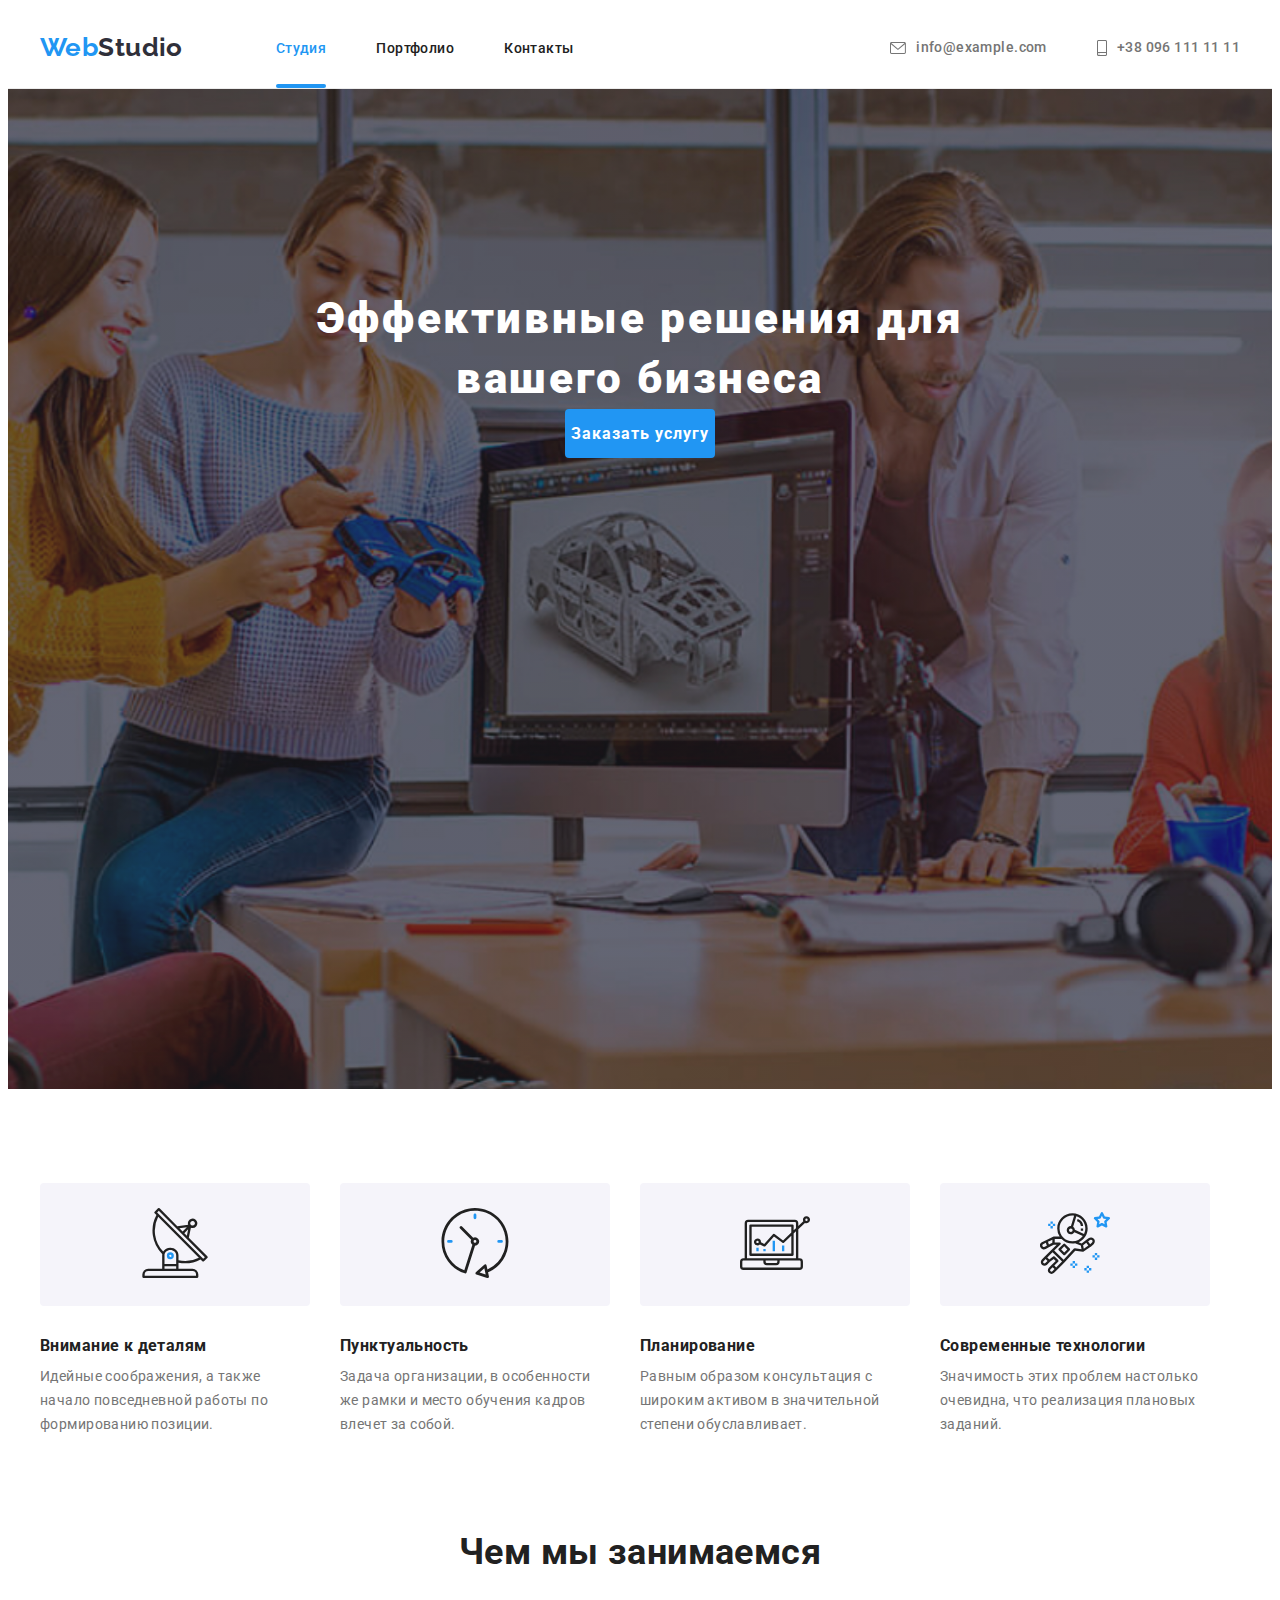
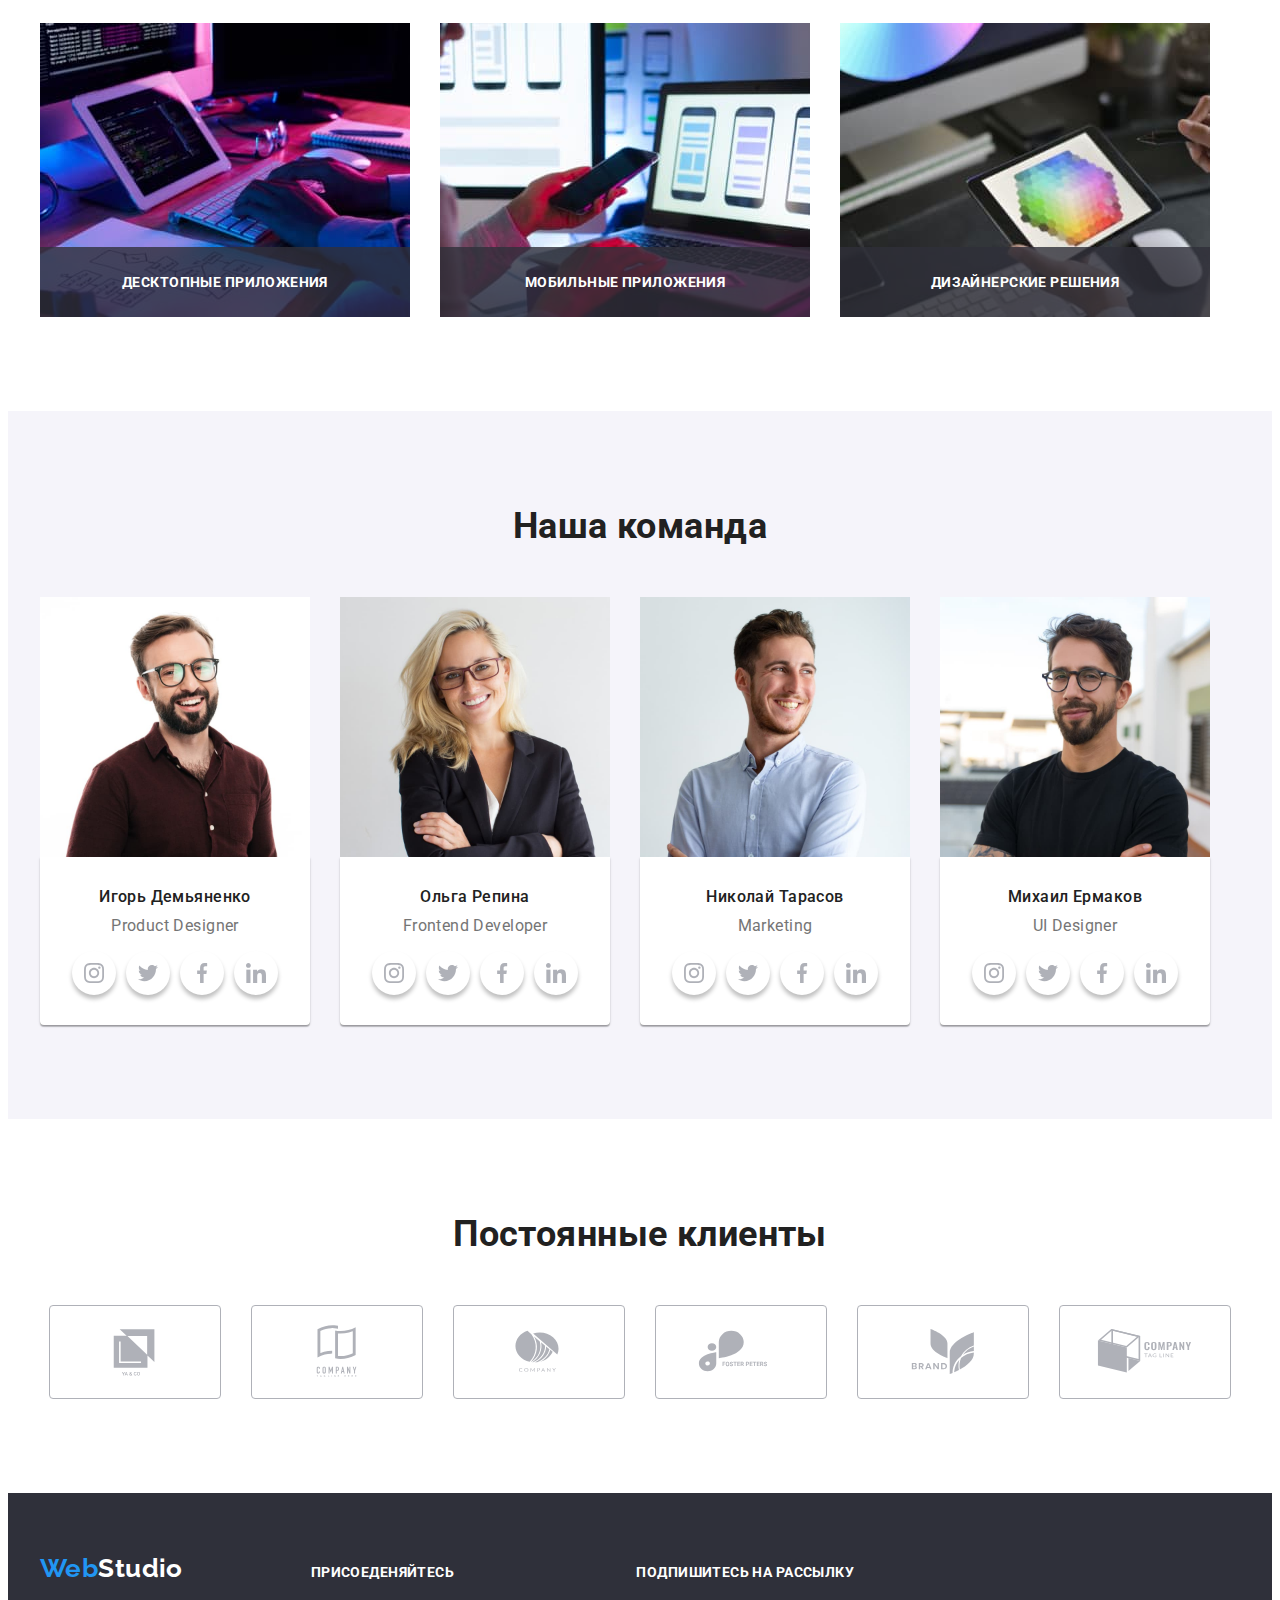
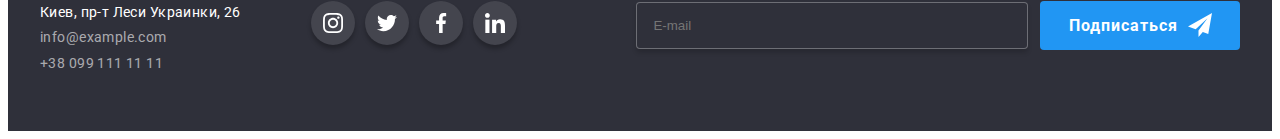
<file: index.html>
<!DOCTYPE html>
<html lang="en">
  <head>
    <meta charset="UTF-8" />
    <meta http-equiv="X-UA-Compatible" content="IE=edge" />
    <meta name="viewport" content="width=device-width, initial-scale=1.0" />
    <title>Главная</title>
    <link rel="preconnect" href="https://fonts.googleapis.com" />
    <link rel="preconnect" href="https://fonts.gstatic.com" crossorigin />
    <link
      href="https://fonts.googleapis.com/css2?family=Raleway:wght@700&family=Roboto:wght@400;500;700;900&display=swap"
      rel="stylesheet"
    />
    <link
      rel="stylesheet"
      href="https://cdnjs.cloudflare.com/ajax/libs/modern-normalize/1.1.0/modern-normalize.min.css"
      integrity="sha512-wpPYUAdjBVSE4KJnH1VR1HeZfpl1ub8YT/NKx4PuQ5NmX2tKuGu6U/JRp5y+Y8XG2tV+wKQpNHVUX03MfMFn9Q=="
      crossorigin="anonymous"
      referrerpolicy="no-referrer"
    />
    <link rel="stylesheet" href="./css/main.min.css" />
  </head>
  <body>
    <!-- header -->
    <header class="header">
      <div class="container header-container">
        <nav class="navigation-container">
          <a href="./index.html" class="logo"> Web<span class="accent">Studio</span> </a>

          <!-- navigation-list -->

          <ul class="list navigation-list">
            <li class="navigation-list__item">
              <a
                class="link navigation-list__link navigation-list__link--current"
                href="./index.html"
                >Студия</a
              >
            </li>
            <li class="navigation-list__item">
              <a class="link navigation-list__link" href="./portfolio.html">Портфолио</a>
            </li>
            <li class="navigation-list__item">
              <a class="link navigation-list__link" href="./index.html">Контакты</a>
            </li>
          </ul>
        </nav>

        <!-- Contact-list -->

        <ul class="list contact-list">
          <li class="contact-list__item">
            <a class="link contact-list__link" href="mailto:info@example.com">
              <svg class="contact-list__icon" width="16" height="12">
                <use href="./images/icons/sprites.svg#envelope"></use>
              </svg>
              info@example.com</a
            >
          </li>
          <li class="contact-list__item">
            <a class="link contact-list__link" href="tel:+380991111111">
              <svg class="contact-list__icon" width="10" height="16">
                <use href="./images/icons/sprites.svg#smartphone"></use>
              </svg>
              +38 096 111 11 11</a
            >
          </li>
        </ul>
      </div>
    </header>
    <main>
      <!-- hero-section -->

      <section class="hero-section">
        <div class="container">
          <h1 class="hero-title">Эффективные решения для вашего бизнеса</h1>
          <button type="button" class="link hero-button" data-modal-open>Заказать услугу</button>
          <div class="backdrop is-hidden" data-modal>
            <div class="modal-wrapper">
              <button class="modal-btn" type="button" data-modal-close>
                <svg class="cross-wrap" width="11" height="11">
                  <use href="./images/icons/sprites.svg#cross-wrap"></use>
                </svg>
              </button>

              <strong class="form-title">Оставьте свои данные, мы вам перезвоним</strong>

              <form class="modal-form" action="">
                <!-- Entry data -->

                <label class="form-modal-group">
                  <span class="form-modal-label">Имя</span>
                  <input
                    class="form-modal-input"
                    type="text"
                    name="user-name"
                    minlength="3"
                    placeholder=" "
                  />
                  <svg class="form-modal-icon" width="18" height="18">
                    <use href="./images/icons/sprites.svg#person-test"></use>
                  </svg>
                  <span class="warning">
                    Имя должно состоять минимум из 3 символов
                    <svg class="warning-icon" width="18" height="18">
                      <use href="./images/icons/sprites.svg#warning"></use>
                    </svg>
                  </span>
                  <span class="error">
                    Вы ввели неверные данные
                    <svg class="error-icon" width="18" height="18">
                      <use href="./images/icons/sprites.svg#icon-error"></use>
                    </svg>
                  </span>
                </label>

                <label class="form-modal-group">
                  <span class="form-modal-label">Телефон</span>
                  <input class="form-modal-input" type="phone" name="user-phone" placeholder=" " />
                  <svg class="form-modal-icon" width="18" height="18">
                    <use href="./images/icons/sprites.svg#phone-black"></use>
                  </svg>
                  <span class="warning">
                    Телефон должен быть в формате +38
                    <svg class="warning-icon" width="20" height="20">
                      <use href="./images/icons/sprites.svg#warning"></use>
                    </svg>
                  </span>
                  <span class="error">
                    Вы ввели неверные данные
                    <svg class="error-icon" width="18" height="18">
                      <use href="./images/icons/sprites.svg#icon-error"></use>
                    </svg>
                  </span>
                </label>

                <label class="form-modal-group">
                  <span class="form-modal-label">Почта</span>
                  <input class="form-modal-input" type="mail" name="user-mail" placeholder=" " />
                  <svg class="form-modal-icon" width="18" height="18">
                    <use href="./images/icons/sprites.svg#email-black"></use>
                  </svg>
                  <span class="warning">
                    Почта должна содержать символ @
                    <svg class="warning-icon" width="18" height="18">
                      <use href="./images/icons/sprites.svg#warning"></use>
                    </svg>
                  </span>
                  <span class="error">
                    <svg class="error-icon" width="18" height="18">
                      <use href="./images/icons/sprites.svg#icon-error"></use>
                    </svg>
                  </span>
                </label>

                <!-- Textarea -->

                <label class="form-modal-group">
                  <span class="form-modal-label">Комментарии</span>
                  <textarea
                    class="form-modal-textarea"
                    name="feedback"
                    rows="5"
                    placeholder="Введите текст"
                  ></textarea>
                </label>

                <!-- Checkbox -->

                <label class="form-policy-group">
                  <input class="checkbox visually-hidden" type="checkbox" />
                  <span class="custom-checkbox">
                    <svg class="custom-checkbox-icon" width="15" height="16">
                      <use href="./images/icons/sprites.svg#icon-check"></use>
                    </svg>
                  </span>
                  <span class="form-policy-description">
                    Соглашаюсь с рассылкой и принимаю
                    <a class="modal-text-desc" href="#"> Условия договора</a>
                  </span>
                </label>

                <button class="link submit-button modal-button" type="submit">Отправить</button>
              </form>
            </div>
          </div>
        </div>
      </section>

      <!-- features-section -->

      <section class="section features-section">
        <div class="container">
          <h2 class="visually-hidden">Перечень качеств</h2>
          <ul class="list features-list">
            <li class="feature-list__item">
              <div class="feature-list__container">
                <svg class="feature-list__icon" width="70" height="70">
                  <use href="./images/icons/sprites.svg#antenna"></use>
                </svg>
              </div>
              <h3 class="feature-list__title">Внимание к деталям</h3>
              <p class="feature-list__text">
                Идейные соображения, a также начало повседневной работы по формированию позиции.
              </p>
            </li>
            <li class="feature-list__item">
              <div class="feature-list__container">
                <svg class="feature-list__icon" width="70" height="70">
                  <use href="./images/icons/sprites.svg#clock"></use>
                </svg>
              </div>
              <h3 class="feature-list__title">Пунктуальность</h3>
              <p class="feature-list__text">
                Задача организации, в особенности же рамки и место обучения кадров влечет за собой.
              </p>
            </li>
            <li class="feature-list__item">
              <div class="feature-list__container">
                <svg class="feature-list__icon" width="70" height="70">
                  <use href="./images/icons/sprites.svg#diagram"></use>
                </svg>
              </div>
              <h3 class="feature-list__title">Планирование</h3>
              <p class="feature-list__text">
                Равным образом консультация c широким активом в значительной степени обуславливает.
              </p>
            </li>
            <li class="feature-list__item">
              <div class="feature-list__container">
                <svg class="feature-list__icon" width="70" height="70">
                  <use href="./images/icons/sprites.svg#astronaut"></use>
                </svg>
              </div>
              <h3 class="feature-list__title">Современные технологии</h3>
              <p class="feature-list__text">
                Значимость этих проблем настолько очевидна, что реализация плановых заданий.
              </p>
            </li>
          </ul>
        </div>
      </section>

      <!-- services -->

      <section class="section service-section">
        <div class="container service-container">
          <h2 class="service-section__title">Чем мы занимаемся</h2>
          <ul class="list service-list">
            <li class="service-list__item">
              <img
                src="./images/images_studio/img.jpg"
                class="service-icon"
                alt="img_work_on_tablet"
                width="370"
              />
              <p class="service-list__text">десктопные приложения</p>
            </li>
            <li class="service-list__item">
              <img
                src="./images/images_studio/img-2.jpg"
                class="service-icon"
                alt="img_work_on_lap"
                width="370"
              />
              <p class="service-list__text">мобильные приложения</p>
            </li>
            <li class="service-list__item">
              <img
                src="./images/images_studio/img-3.jpg"
                class="service-icon"
                alt="img_work_on_phone"
                width="370"
              />
              <p class="service-list__text">дизайнерские решения</p>
            </li>
          </ul>
        </div>
      </section>

      <!-- team-section -->

      <section class="section team-section">
        <div class="container team-container">
          <h2 class="team-section__title">Наша команда</h2>
          <ul class="list team-list">
            <li class="team-list__item">
              <img src="./images/images_studio/img_p.jpg" alt="photo1" width="270" />
              <div class="teambottom-container">
                <h3 class="teambottom__title">Игорь Демьяненко</h3>
                <p class="teambottom__text">Product Designer</p>
                <ul class="list teambottom-list">
                  <li class="teambottom-list__item">
                    <a class="link teambottom-list__link" href="">
                      <svg class="teambottom-list__icon" width="20" height="20">
                        <use href="./images/icons/sprites.svg#instagram"></use>
                      </svg>
                    </a>
                  </li>
                  <li class="teambottom-list__item">
                    <a class="link teambottom-list__link" href="">
                      <svg class="teambottom-list__icon" width="20" height="20">
                        <use href="./images/icons/sprites.svg#twitter"></use>
                      </svg>
                    </a>
                  </li>
                  <li class="teambottom-list__item">
                    <a class="link teambottom-list__link" href="">
                      <svg class="teambottom-list__icon" width="20" height="20">
                        <use href="./images/icons/sprites.svg#facebook"></use>
                      </svg>
                    </a>
                  </li>
                  <li class="teambottom-list__item">
                    <a class="link teambottom-list__link" href="">
                      <svg class="teambottom-list__icon" width="20" height="20">
                        <use href="./images/icons/sprites.svg#linkedin"></use>
                      </svg>
                    </a>
                  </li>
                </ul>
              </div>
            </li>

            <li class="team-list__item">
              <img src="./images/images_studio/img-2p.jpg" alt="photo2" width="270" />
              <div class="teambottom-container">
                <h3 class="teambottom__title">Ольга Репина</h3>
                <p class="teambottom__text">Frontend Developer</p>
                <ul class="list teambottom-list">
                  <li class="teambottom-list__item">
                    <a class="link teambottom-list__link" href="">
                      <svg class="teambottom-list__icon" width="20" height="20">
                        <use href="./images/icons/sprites.svg#instagram"></use>
                      </svg>
                    </a>
                  </li>
                  <li class="teambottom-list__item">
                    <a class="link teambottom-list__link" href="">
                      <svg class="teambottom-list__icon" width="20" height="20">
                        <use href="./images/icons/sprites.svg#twitter"></use>
                      </svg>
                    </a>
                  </li>
                  <li class="teambottom-list__item">
                    <a class="link teambottom-list__link" href="">
                      <svg class="teambottom-list__icon" width="20" height="20">
                        <use href="./images/icons/sprites.svg#facebook"></use>
                      </svg>
                    </a>
                  </li>
                  <li class="teambottom-list__item">
                    <a class="link teambottom-list__link" href="">
                      <svg class="teambottom-list__icon" width="20" height="20">
                        <use href="./images/icons/sprites.svg#linkedin"></use>
                      </svg>
                    </a>
                  </li>
                </ul>
              </div>
            </li>
            <li class="team-list__item">
              <img src="./images/images_studio/img-3p.jpg" alt="photo3" width="270" />
              <div class="teambottom-container">
                <h3 class="teambottom__title">Николай Тарасов</h3>
                <p class="teambottom__text">Marketing</p>
                <ul class="list teambottom-list">
                  <li class="teambottom-list__item">
                    <a class="link teambottom-list__link" href="">
                      <svg class="teambottom-list__icon" width="20" height="20">
                        <use href="./images/icons/sprites.svg#instagram"></use>
                      </svg>
                    </a>
                  </li>
                  <li class="teambottom-list__item">
                    <a class="link teambottom-list__link" href="">
                      <svg class="teambottom-list__icon" width="20" height="20">
                        <use href="./images/icons/sprites.svg#twitter"></use>
                      </svg>
                    </a>
                  </li>
                  <li class="teambottom-list__item">
                    <a class="link teambottom-list__link" href="">
                      <svg class="teambottom-list__icon" width="20" height="20">
                        <use href="./images/icons/sprites.svg#facebook"></use>
                      </svg>
                    </a>
                  </li>
                  <li class="teambottom-list__item">
                    <a class="link teambottom-list__link" href="">
                      <svg class="teambottom-list__icon" width="20" height="20">
                        <use href="./images/icons/sprites.svg#linkedin"></use>
                      </svg>
                    </a>
                  </li>
                </ul>
              </div>
            </li>
            <li class="team-list__item">
              <img src="./images/images_studio/img-4p.jpg" alt="photo4" width="270" />
              <div class="teambottom-container">
                <h3 class="teambottom__title">Михаил Ермаков</h3>
                <p class="teambottom__text">UI Designer</p>
                <ul class="list teambottom-list">
                  <li class="teambottom-list__item">
                    <a class="link teambottom-list__link" href="">
                      <svg class="teambottom-list__icon" width="20" height="20">
                        <use href="./images/icons/sprites.svg#instagram"></use>
                      </svg>
                    </a>
                  </li>
                  <li class="teambottom-list__item">
                    <a class="link teambottom-list__link" href="">
                      <svg class="teambottom-list__icon" width="20" height="20">
                        <use href="./images/icons/sprites.svg#twitter"></use>
                      </svg>
                    </a>
                  </li>
                  <li class="teambottom-list__item">
                    <a class="link teambottom-list__link" href="">
                      <svg class="teambottom-list__icon" width="20" height="20">
                        <use href="./images/icons/sprites.svg#facebook"></use>
                      </svg>
                    </a>
                  </li>
                  <li class="teambottom-list__item">
                    <a class="link teambottom-list__link" href="">
                      <svg class="teambottom-list__icon" width="20" height="20">
                        <use href="./images/icons/sprites.svg#linkedin"></use>
                      </svg>
                    </a>
                  </li>
                </ul>
              </div>
            </li>
          </ul>
        </div>
      </section>

      <!-- clients-section -->

      <section class="section clients-section">
        <div class="container clients-container">
          <h2 class="clients-section__title">Постоянные клиенты</h2>
          <ul class="list clients-list">
            <li class="clients-list__item">
              <a class="clients-list__link link" href="">
                <svg class="clients-list__icon" width="106" height="60">
                  <use href="./images/icons/sprites.svg#Logo"></use>
                </svg>
              </a>
            </li>
            <li class="clients-list__item">
              <a class="clients-list__link link" href="">
                <svg class="clients-list__icon" width="106" height="60">
                  <use href="./images/icons/sprites.svg#Logo2"></use>
                </svg>
              </a>
            </li>
            <li class="clients-list__item">
              <a class="clients-list__link link" href="">
                <svg class="clients-list__icon" width="106" height="60">
                  <use href="./images/icons/sprites.svg#Logo3"></use>
                </svg>
              </a>
            </li>
            <li class="xczxcz clients-list__item">
              <a class="clients-list__link link" href="">
                <svg class="clients-list__icon" width="106" height="60">
                  <use href="./images/icons/sprites.svg#Logo4"></use>
                </svg>
              </a>
            </li>
            <li class="casdda clients-list__item">
              <a class="clients-list__link link" href="">
                <svg class="clients-list__icon" width="106" height="60">
                  <use href="./images/icons/sprites.svg#Logo5"></use>
                </svg>
              </a>
            </li>
            <li class="clients-list__item">
              <a class="clients-list__link link" href="">
                <svg class="clients-list__icon" width="106" height="60">
                  <use href="./images/icons/sprites.svg#Logo6"></use>
                </svg>
              </a>
            </li>
          </ul>
        </div>
      </section>
    </main>

    <!-- footer -->

    <footer class="footer">
      <div class="container footer-container">
        <div class="adrfooter-div">
          <a href="./index.html" class="logo logo-footer">
            Web<span class="accent-footer">Studio</span>
          </a>
          <address class="adress">
            <ul class="adress-list list">
              <li class="adress-list__item">
                <a class="adress" href="https://goo.gl/maps/cMLX8effojRyaXJf7">
                  Киев, пр-т Леси Украинки, 26</a
                >
              </li>
              <li class="adress-list__item">
                <a class="link" href="mailto:info@example.com">info@example.com</a>
              </li>
              <li class="adress-list__item">
                <a class="link" href="tel:+380991111111">+38 099 111 11 11</a>
              </li>
            </ul>
          </address>
        </div>
        <div class="socnetfooter-div">
          <p class="socnetfooter__title">ПРИСОЕДЕНЯЙТЕСЬ</p>
          <ul class="socnetfooter-list list">
            <li class="socnetfooter-list__item">
              <a class="socnetfooter-list__link link" href="">
                <svg class="socnetfooter-list__icon" width="20" height="20">
                  <use href="./images/icons/sprites.svg#instagram"></use>
                </svg>
              </a>
            </li>
            <li class="socnetfooter-list__item">
              <a class="socnetfooter-list__link link" href="">
                <svg class="socnetfooter-list__icon" width="20" height="20">
                  <use href="./images/icons/sprites.svg#twitter"></use>
                </svg>
              </a>
            </li>
            <li class="socnetfooter-list__item">
              <a class="socnetfooter-list__link link" href="">
                <svg class="socnetfooter-list__icon" width="20" height="20">
                  <use href="./images/icons/sprites.svg#facebook"></use>
                </svg>
              </a>
            </li>
            <li class="socnetfooter-list__item">
              <a class="socnetfooter-list__link link" href="">
                <svg class="socnetfooter-list__icon" width="20" height="20">
                  <use href="./images/icons/sprites.svg#linkedin"></use>
                </svg>
              </a>
            </li>
          </ul>
        </div>
        <div class="formfooter-container">
          <p class="formfooter__title">подпишитесь на рассылку</p>
          <form class="formfooter" action="">
            <label class="formfooter__label">
              <input class="formfooter__input" type="mail" name="user-mail" placeholder="E-mail" />
            </label>
            <button class="link submit-button footer-button" type="submit">
              <span class="footer-button__text">Подписаться</span>
              <svg class="footer-button__icon" width="24" height="24">
                <use href="./images/icons/sprites.svg#icon-send"></use>
              </svg>
            </button>
          </form>
        </div>
      </div>
    </footer>
    <script src="./js/modal.js"></script>
    <script src="./js/modal2.js"></script>
  </body>
</html>
</file>
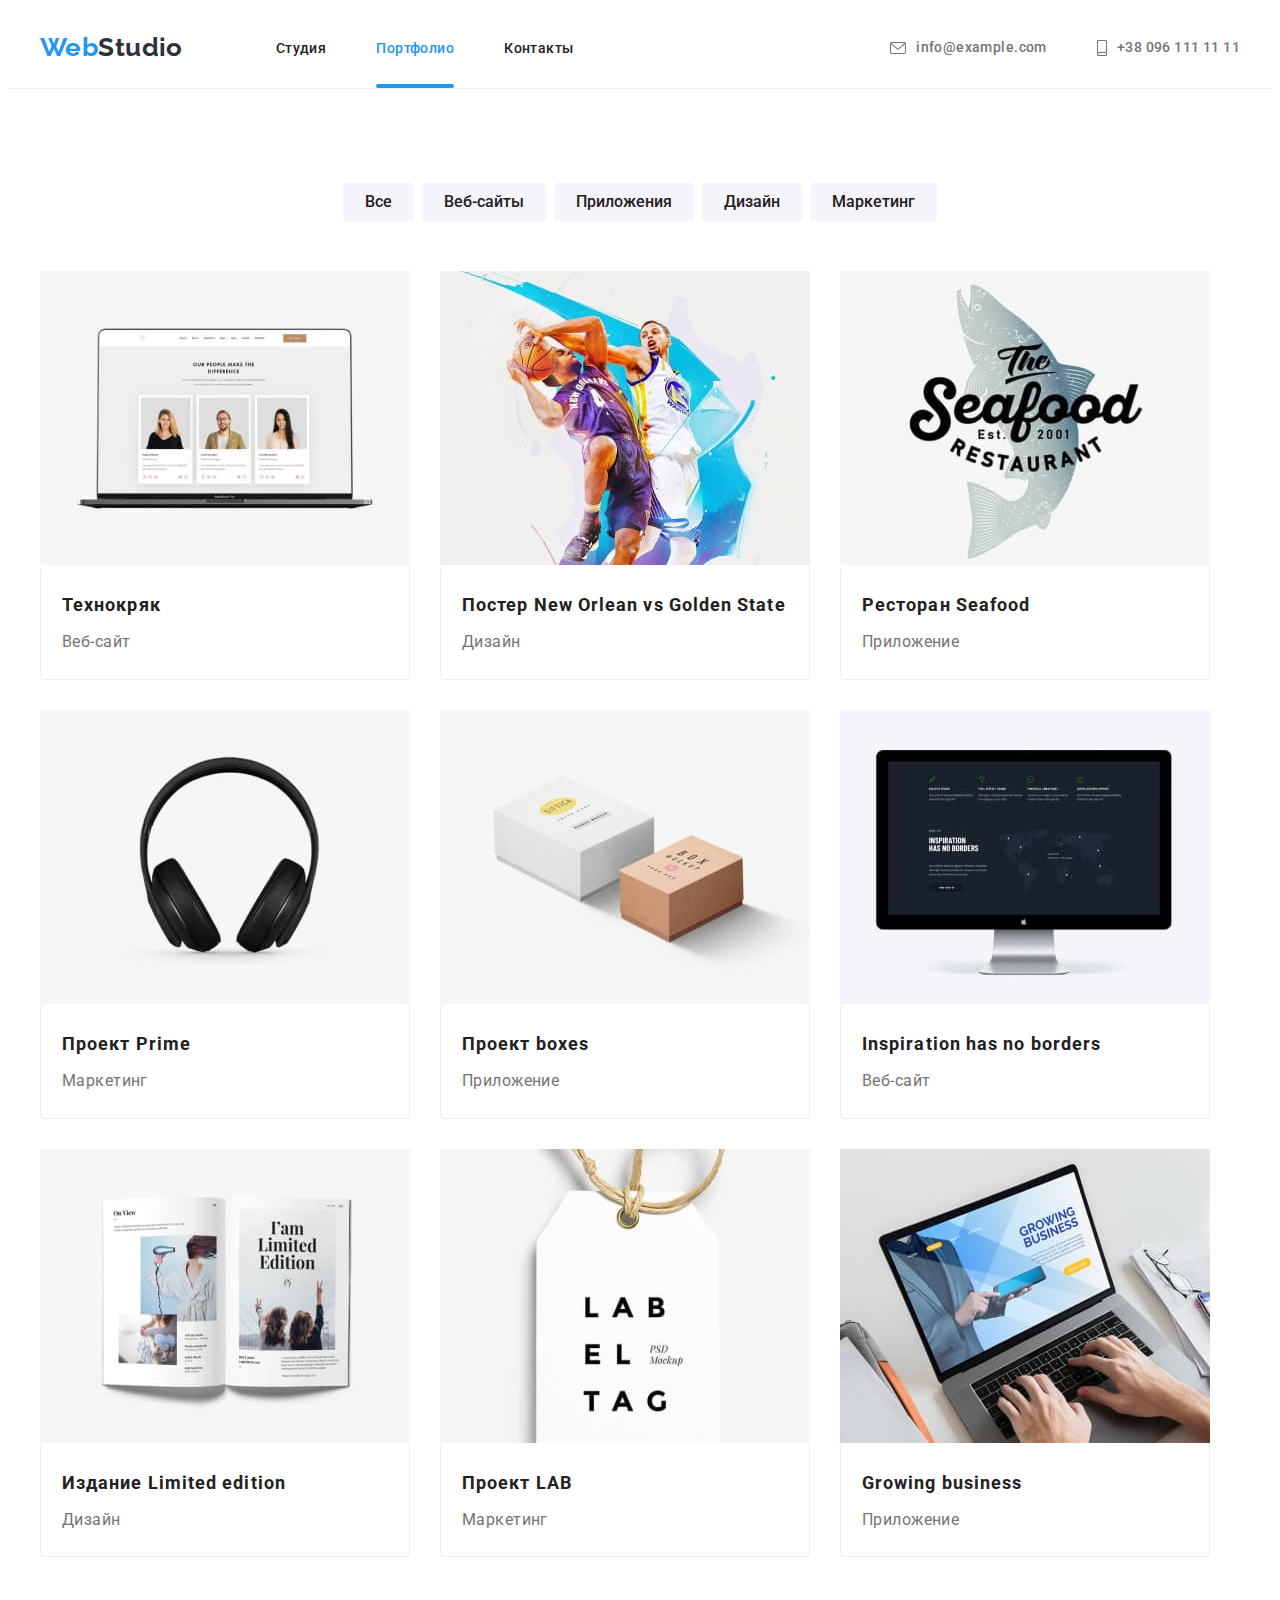
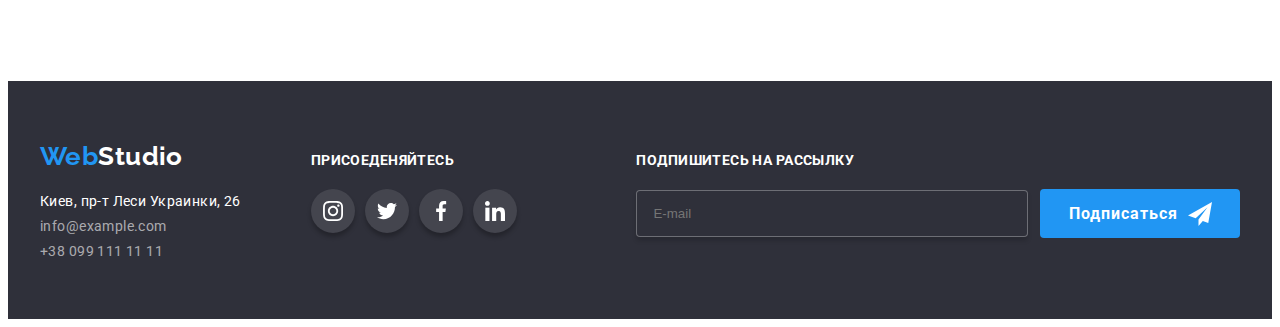
<file: portfolio.html>
<!DOCTYPE html>
<html lang="en">
<head>
    <meta charset="UTF-8">
    <meta http-equiv="X-UA-Compatible" content="IE=edge">
    <meta name="viewport" content="width=device-width, initial-scale=1.0">
    <title>Портфолио</title>
<link rel="preconnect" href="https://fonts.googleapis.com">
<link rel="preconnect" href="https://fonts.gstatic.com" crossorigin>
<link rel="stylesheet" href="https://cdnjs.cloudflare.com/ajax/libs/modern-normalize/1.1.0/modern-normalize.min.css"
    integrity="sha512-wpPYUAdjBVSE4KJnH1VR1HeZfpl1ub8YT/NKx4PuQ5NmX2tKuGu6U/JRp5y+Y8XG2tV+wKQpNHVUX03MfMFn9Q=="
    crossorigin="anonymous" referrerpolicy="no-referrer" />
<link href="https://fonts.googleapis.com/css2?family=Raleway:wght@700&family=Roboto:wght@400;500;700;900&display=swap"
    rel="stylesheet">
    <link rel="stylesheet" href="./css/main.min.css">
</head>
<body>
<header class="header">
    <div class="container header-container">
        <nav class="navigation-container">
            <a href="./index.html" class="logo">
                Web<span class="accent">Studio</span>
            </a>

            <!-- navigation-list -->

            <ul class="list navigation-list">
                <li class="navigation-list__item">
                    <a class="link navigation-list__link" href="./index.html">Студия</a>
                </li>
                <li class="navigation-list__item">
                    <a class="link navigation-list__link navigation-list__link--current" href="./portfolio.html">Портфолио</a>
                </li>
                <li class="navigation-list__item">
                    <a class="link navigation-list__link" href="./index.html">Контакты</a>
                </li>
            </ul>
        </nav>

        <!-- Contact-list -->

        <ul class="list contact-list">
            <li class="contact-list__item">
                <a class="link contact-list__link" href="mailto:info@example.com">
                    <svg class="contact-list__icon" width="16" height="12">
                        <use href="./images/icons/sprites.svg#envelope"></use>
                    </svg>
                    info@example.com</a>
            </li>
            <li class="contact-list__item">
                <a class="link contact-list__link" href="tel:+380991111111">
                    <svg class="contact-list__icon" width="10" height="16">
                        <use href="./images/icons/sprites.svg#smartphone"></use>
                    </svg>
                    +38 096 111 11 11</a>
            </li>
        </ul>
    </div>
</header>
    <main>
        
        <!-- portfolio-buttons -->
    
        <section class="section portfoliobtn-section">
    <div class="container portfoliobtn-container"><h1 class="visually-hidden"> Services</h1>
        <ul class="portfoliobtn-list list">
            <li class="portfoliobtn-list__item">
                <button type="button" class="portfoliobtn-list__btn">Все</portfoliobtn-list__btn>
            </li>
            <li class="portfoliobtn-list__item">
                <button type="button" class="portfoliobtn-list__btn">Веб-сайты</button>
            </li>
            <li class="portfoliobtn-list__item">
                <button type="button" class="portfoliobtn-list__btn">Приложения</button>
            </li>
            <li class="portfoliobtn-list__item">
                <button type="button" class="portfoliobtn-list__btn">Дизайн</button>
            </li>
            <li class="portfoliobtn-list__item">
                <button type="button" class="portfoliobtn-list__btn">Маркетинг</button>
            </li>
        </ul>
    
        <!-- projects -->
        
        <ul class="projects-list list">
            <li class="project-list__item">
                <a class="project-list__link link" href="">
                        <div class="project-overlay">
                            <img class="project-list__image" src="./images/images_portfolio/lap_top.jpg" alt="lap_top" width="370">
                            <p class="project-list__text">Ресурс пледлагает комплексные предложения
                                         с разным уровнем функционала и сервисов. Все это позволит посетителю получить
                                            исчерпывающие сведения о компанни или частном лице </p>
                        </div>
                        <div class="project-bottom">
                            <h2 class="project-bottom__title">Технокряк</h2>
                            <p class="project-bottom__text">Веб-сайт</p>
                        </div>
                </a>
            </li>
            <li class="project-list__item">
                <a class="project-list__link link" href="">
                    <div class="project-overlay">
                        <img class="project-list__image" src="./images/images_portfolio/poster.jpg" alt="poster" width="370">
                        <p class="project-list__text">Ресурс пледлагает комплексные предложения
                            с разным уровнем функционала и сервисов. Все это позволит посетителю получить
                            исчерпывающие сведения о компанни или частном лице </p>
                    </div>
                    <div class="project-bottom">
                    <h2 class="project-bottom__title">Постер New Orlean vs Golden State</h2>
                    <p class="project-bottom__text">Дизайн</p>
                </div>
                </a>
            </li>
            <li class="project-list__item">
                <a class="project-list__link link" href="">
                    <div class="project-overlay">
                        <img class="project-list__image" src="./images/images_portfolio/restaurant.jpg" alt="restaurant" width="370">
                        <p class="project-list__text">Ресурс пледлагает комплексные предложения
                        с разным уровнем функционала и сервисов. Все это позволит посетителю получить
                        исчерпывающие сведения о компанни или частном лице </p>
                    </div>
                <div class="project-bottom">
                <h2 class="project-bottom__title">Ресторан Seafood</h2>
                <p class="project-bottom__text">Приложение</p>
                </div>
                </a>
            </li>
            <li class="project-list__item">
                <a class="project-list__link link" href="">
                    <div class="project-overlay">
                        <img class="project-list__image" src="./images/images_portfolio/head_phones.jpg" alt="head_phones" width="370">
                        <p class="project-list__text">Ресурс пледлагает комплексные предложения
                         с разным уровнем функционала и сервисов. Все это позволит посетителю получить
                        исчерпывающие сведения о компанни или частном лице </p>
                    </div>
                <div class="div project-bottom">
                <h2 class="project-bottom__title"> Проект Prime</h2>
                <p class="project-bottom__text">Маркетинг</p>
                </div>
                </a>
            </li>
            <li class="project-list__item">
                <a class="project-list__link link" href="">
                    <div class="project-overlay">
                        <img class="project-list__image" src="./images/images_portfolio/boxes.jpg" alt="boxes" width="370">
                        <p class="project-list__text">Ресурс пледлагает комплексные предложения
                            с разным уровнем функционала и сервисов. Все это позволит посетителю получить
                            исчерпывающие сведения о компанни или частном лице </p>
                    </div>
                <div class="project-bottom">
                <h2 class="project-bottom__title">Проект boxes</h2>
                <p class="project-bottom__text">Приложение</p>
                </div>
                </a>
            </li>
            <li class="project-list__item">
                <a class="project-list__link link" href="">
                    <div class="project-overlay">
                        <img class="project-list__image" src="./images/images_portfolio/display.jpg" alt="display" width="370">
                        <p class="project-list__text">Ресурс пледлагает комплексные предложения
                            с разным уровнем функционала и сервисов. Все это позволит посетителю получить
                            исчерпывающие сведения о компанни или частном лице </p>
                    </div>
                <div class="project-bottom">
                <h2 class="project-bottom__title">Inspiration has no borders</h2>
                <p class="project-bottom__text">Веб-сайт</p>
                </div>
                </a>
            </li>
            <li class="project-list__item">
                <a class="project-list__link link" href="">
                    <div class="project-overlay">
                        <img class="project-list__image" src="./images/images_portfolio/book.jpg" alt="book" width="370">
                        <p class="project-list__text">Ресурс пледлагает комплексные предложения
                            с разным уровнем функционала и сервисов. Все это позволит посетителю получить
                            исчерпывающие сведения о компанни или частном лице </p>
                    </div>
                <div class="project-bottom">
                <h2 class="project-bottom__title">Издание Limited edition</h2>
                <p class="project-bottom__text">Дизайн</p>
                </div>
                </a>
            </li>
            <li class="project-list__item">
                <a class="project-list__link link" href="">
                    <div class="project-overlay">
                        <img class="project-list__image" src="./images/images_portfolio/label.jpg" alt="label" width="370">
                        <p class="project-list__text">Ресурс пледлагает комплексные предложения
                            с разным уровнем функционала и сервисов. Все это позволит посетителю получить
                            исчерпывающие сведения о компанни или частном лице </p>
                    </div>
                <div class="project-bottom">
                <h2 class="project-bottom__title">Проект LAB</h2>
                <p class="project-bottom__text">Маркетинг</p>
                </div>
                </a>
            </li>
            <li class="project-list__item">
                <a class="project-list__link link" href="">
                    <div class="project-overlay">
                        <img class="project-list__image" src="./images/images_portfolio/lap_top_growing.jpg" alt="lap_top_growing" width="370">
                        <p class="project-list__text">Ресурс пледлагает комплексные предложения
                            с разным уровнем функционала и сервисов. Все это позволит посетителю получить
                            исчерпывающие сведения о компанни или частном лице </p>
                    </div>
                <div class="project-bottom">
                <h2 class="project-bottom__title">Growing business</h2>
                <p class="project-bottom__text">Приложение</p>
                </div>
                </a>
            </li>
        </ul>
    </div>
    </section>
</main>

<!-- footer -->

<footer class="footer">
    <div class="container footer-container">
        <div class="adrfooter-div">
            <a href="./index.html" class="logo logo-footer">
                Web<span class="accent-footer">Studio</span>
            </a>
            <address class="adress">
                <ul class="adress-list list">
                    <li class="adress-list__item"><a class="adress" href="https://goo.gl/maps/cMLX8effojRyaXJf7">
                            Киев, пр-т Леси Украинки, 26</a></li>
                    <li class="adress-list__item"><a class="link" href="mailto:info@example.com">info@example.com</a>
                    </li>
                    <li class="adress-list__item"><a class="link" href="tel:+380991111111">+38 099 111 11 11</a></li>
                </ul>
            </address>
        </div>
        <div class="socnetfooter-div">
            <p class="socnetfooter__title">ПРИСОЕДЕНЯЙТЕСЬ</p>
            <ul class="socnetfooter-list list">
                <li class="socnetfooter-list__item">
                    <a class="socnetfooter-list__link link" href="">
                        <svg class="socnetfooter-list__icon" width="20" height="20">
                            <use href="./images/icons/sprites.svg#instagram"></use>
                        </svg>
                    </a>
                </li>
                <li class="socnetfooter-list__item">
                    <a class="socnetfooter-list__link link" href="">
                        <svg class="socnetfooter-list__icon" width="20" height="20">
                            <use href="./images/icons/sprites.svg#twitter"></use>
                        </svg>
                    </a>
                </li>
                <li class="socnetfooter-list__item">
                    <a class="socnetfooter-list__link link" href="">
                        <svg class="socnetfooter-list__icon" width="20" height="20">
                            <use href="./images/icons/sprites.svg#facebook"></use>
                        </svg>
                    </a>
                </li>
                <li class="socnetfooter-list__item">
                    <a class="socnetfooter-list__link link" href="">
                        <svg class="socnetfooter-list__icon" width="20" height="20">
                            <use href="./images/icons/sprites.svg#linkedin"></use>
                        </svg>
                    </a>
                </li>
            </ul>
        </div>
        <div class="formfooter-container">
            <p class="formfooter__title">подпишитесь на рассылку</p>
            <form class="formfooter" action="">
                <label class="formfooter__label">
                    <input class="formfooter__input" type="mail" name="user-mail" placeholder="E-mail">
                </label>
                <button class="link submit-button footer-button" type="submit">
                    <span class="footer-button__text">Подписаться</span>
                    <svg class="footer-button__icon" width="24" height="24">
                        <use href="./images/icons/sprites.svg#icon-send"></use>
                    </svg>
                </button>

            </form>
        </div>
    </div>
</footer>
</body>
</html>
</file>
<file: css/main.min.css>
:root{--title-color: #212121;--text-color: #757575;--accent-color: #2196F3;--neutral-color: #fff;--logo-color: #2F303A;--neutral-bgc: #F5F4FA;--border: #EEEEEE;--bgc-portfolio: #E5E5E5;--border-portfolio: #ECECEC;--footer-white: rgba(255, 255, 255, 0.6);--icons: #AFB1B8;--bgc-footer-sl: rgba(255, 255, 255, 0.1);--bgc-psel: rgba(47, 48, 58, 0.8);--bgc-backdrop-modal: rgba(0, 0, 0, 0.2);--border-modal: rgba(0, 0, 0, 0.1);--text-gallery: rgba(33, 150, 243, 0.9);--tran-hover: cubic-bezier(0.4, 0, 0.2, 1);--border-modal: rgba(33, 33, 33, 0.2);--form-title: rgba(33, 33, 33, 1);--modal-label: rgba(117, 117, 117, 1);--modal-warning: #fed070;--modal-error: #e22f37;--footer-input-border: rgba(255, 255, 255, 0.3);--hover-button: #188CE8}.visually-hidden{position:absolute;width:1px;height:1px;margin:-1px;border:0;padding:0;white-space:nowrap;-webkit-clip-path:inset(100%);clip-path:inset(100%);clip:rect(0 0 0 0);overflow:hidden}h3{font-size:14}body{font-family:"Roboto",sans-serif;color:var(--title-color);background-color:var(--neutral-color);letter-spacing:.03em;font-size:14px}.section{padding-top:94px;padding-bottom:94px}.title{color:--var(--title-color);font-weight:700;line-height:1.14;text-transform:uppercase;font-size:14px}h1,h2,h3,h4,h5,h6,p{margin:0}.list{padding:0;margin:0;list-style:none}.link{text-decoration:none;color:inherit}address{font-style:normal}img{display:block;max-width:100%;height:auto}.container{width:1200px;padding-left:15px;padding-right:15px;margin:0 auto}.submit-button{display:inline-block;padding-top:10px;padding-bottom:10px;border:none;font-family:inherit;background:var(--accent-color);color:var(--neutral-color);font-weight:700;font-size:16px;line-height:1.86;letter-spacing:.06em;cursor:pointer;border-radius:4px;-webkit-box-shadow:none;box-shadow:none;-webkit-transition:background-color 250ms var(--tran-hover),-webkit-box-shadow 250ms var(--tran-hover);transition:background-color 250ms var(--tran-hover),-webkit-box-shadow 250ms var(--tran-hover);transition:background-color 250ms var(--tran-hover),box-shadow 250ms var(--tran-hover);transition:background-color 250ms var(--tran-hover),box-shadow 250ms var(--tran-hover),-webkit-box-shadow 250ms var(--tran-hover)}.submit-button:hover,.submit-button:focus{background-color:var(--hover-button);-webkit-box-shadow:0px 4px 4px rgba(0,0,0,.15);box-shadow:0px 4px 4px rgba(0,0,0,.15)}.modal-button{padding-right:56px;padding-left:55px}.portfoliobtn-list__btn{display:inline-block;padding:6px 22px 6px 22px;font-family:"Roboto",sans-serif;background-color:var(--neutral-bgc);color:var(--title-color);font-weight:500;font-size:16px;line-height:1.63;text-align:center;border:none;border-radius:4px;cursor:pointer;-webkit-transition:background-color 250ms var(--tran-hover),color 250ms var(--tran-hover),-webkit-box-shadow 250ms var(--tran-hover);transition:background-color 250ms var(--tran-hover),color 250ms var(--tran-hover),-webkit-box-shadow 250ms var(--tran-hover);transition:background-color 250ms var(--tran-hover),color 250ms var(--tran-hover),box-shadow 250ms var(--tran-hover);transition:background-color 250ms var(--tran-hover),color 250ms var(--tran-hover),box-shadow 250ms var(--tran-hover),-webkit-box-shadow 250ms var(--tran-hover)}.portfoliobtn-list__btn:hover,.portfoliobtn-list__btn:focus{background-color:var(--accent-color);color:var(--neutral-color);-webkit-box-shadow:0px 1px 1px rgba(0,0,0,.12),0px 4px 4px rgba(0,0,0,.06),1px 4px 6px rgba(0,0,0,.16);box-shadow:0px 1px 1px rgba(0,0,0,.12),0px 4px 4px rgba(0,0,0,.06),1px 4px 6px rgba(0,0,0,.16)}.project-bottom__text{font-size:18px;line-height:1.56;color:var(--neutral-color);text-align:left}.box-gallery{-webkit-box-align:center;-ms-flex-align:center;align-items:center}.project-bottom__title{font-weight:700;font-size:18px;line-height:2;letter-spacing:.06em;margin-bottom:4px}.project-bottom__text{color:var(--text-color);font-size:16px;line-height:1.86}.project-bottom{padding:22px 21px;border:1px solid var(--border);border-radius:4px;border-top:0}.footer-button{display:-webkit-box;display:-ms-flexbox;display:flex;-webkit-box-pack:center;-ms-flex-pack:center;justify-content:center;-webkit-box-align:center;-ms-flex-align:center;align-items:center;margin:0;padding-right:28px;padding-left:29px}.footer-button__text{margin-right:10px;font-weight:700;font-size:16px;line-height:1.86;letter-spacing:.06em}.logo{color:var(--accent-color);font-family:"Raleway",sans-serif;font-weight:700;font-size:26px;line-height:1.2;text-decoration:none}.accent{color:var(--logo-color)}.hero-button{display:inline-block;padding-top:10px;padding-bottom:10px;border:none;font-family:inherit;background:var(--accent-color);color:var(--neutral-color);font-weight:700;font-size:16px;line-height:1.86;letter-spacing:.06em;cursor:pointer;border-radius:4px;-webkit-box-shadow:none;box-shadow:none;-webkit-transition:background-color 250ms var(--tran-hover),-webkit-box-shadow 250ms var(--tran-hover);transition:background-color 250ms var(--tran-hover),-webkit-box-shadow 250ms var(--tran-hover);transition:background-color 250ms var(--tran-hover),box-shadow 250ms var(--tran-hover);transition:background-color 250ms var(--tran-hover),box-shadow 250ms var(--tran-hover),-webkit-box-shadow 250ms var(--tran-hover)}.hero-button:hover{color:var(--neutral-color)}.backdrop{position:fixed;top:0;left:0;z-index:1;opacity:1;width:100%;height:100%;background-color:var(--bgc-backdrop-modal);-webkit-transition:opacity 250ms var(--tran-hover),visibility 250ms var(--tran-hover);transition:opacity 250ms var(--tran-hover),visibility 250ms var(--tran-hover)}.backdrop.is-hidden{opacity:0;pointer-events:none;visibility:hidden}.modal-wrapper{position:absolute;top:50%;right:50%;-webkit-transform-origin:top;transform-origin:top;padding:40px;-webkit-transform:translate(50%, -50%) scale(1);transform:translate(50%, -50%) scale(1);border-radius:20px;width:528px;background-color:var(--neutral-color);-webkit-box-shadow:0px 1px 3px rgba(0,0,0,.12),0px 1px 1px rgba(0,0,0,.14),0px 2px 1px rgba(0,0,0,.2);box-shadow:0px 1px 3px rgba(0,0,0,.12),0px 1px 1px rgba(0,0,0,.14),0px 2px 1px rgba(0,0,0,.2);-webkit-transition:-webkit-transform 250ms var(--tran-hover);transition:-webkit-transform 250ms var(--tran-hover);transition:transform 250ms var(--tran-hover);transition:transform 250ms var(--tran-hover), -webkit-transform 250ms var(--tran-hover)}.cross-wrap{fill:var(--text-color);-webkit-transition:fill 250ms var(--tran-hover);transition:fill 250ms var(--tran-hover)}.modal-btn{position:absolute;top:10px;right:10px;width:30px;height:30px;padding:0;display:-webkit-box;display:-ms-flexbox;display:flex;-webkit-box-align:center;-ms-flex-align:center;align-items:center;-webkit-box-pack:center;-ms-flex-pack:center;justify-content:center;border:1px solid var(--border-modal);border-radius:50%;background-color:rgba(0,0,0,0);cursor:pointer}.modal-btn:focus-within .cross-wrap{fill:var(--accent-color)}.modal-btn:hover .cross-wrap{fill:var(--accent-color)}.form-title{display:block;font-size:20px;font-weight:700;line-height:1.7;color:var(--form-title);text-align:center;margin-bottom:12px}.form-modal-group,.form-policy-group{display:block;margin-bottom:10px}.form-modal-group{position:relative}.form-modal-label{display:block;color:var(--modal-label);font-size:12px;text-align:left;margin-bottom:4px;line-height:1.17}.form-modal-input{width:100%;padding:11px 42px;border-radius:4px;border:1px solid var(--border-modal);outline:rgba(0,0,0,0);cursor:pointer;-webkit-transition:border-color 250ms var(--tran-hover);transition:border-color 250ms var(--tran-hover)}.form-modal-input:hover,.form-modal-input:focus{border-color:var(--accent-color)}.form-modal-input:focus~.warning{opacity:1}.form-modal-input:focus-within .form-modal-icon{fill:var(--accent-color)}.form-modal-input:not(:-moz-placeholder-shown)~.warning{opacity:0}.form-modal-input:not(:-ms-input-placeholder)~.warning{opacity:0}.form-modal-input:not(:placeholder-shown)~.warning{opacity:0}.form-modal-input:invalid~.error{opacity:1}.form-modal-group:hover .form-modal-icon{fill:var(--accent-color)}.form-modal-icon{position:absolute;bottom:11px;left:12px;-webkit-transition:fill 250ms var(--tran-hover);transition:fill 250ms var(--tran-hover);cursor:pointer}.error{opacity:0;color:var(--modal-error)}.warning{opacity:0;color:var(--modal-warning)}.warning,.error{position:absolute;bottom:-18px;left:10px;display:-webkit-box;display:-ms-flexbox;display:flex;-webkit-box-align:center;-ms-flex-align:center;align-items:center;-webkit-box-pack:center;-ms-flex-pack:center;justify-content:center;text-align:left;width:90%;font-size:10px;-webkit-transition:opacity 250ms var(--tran-hover);transition:opacity 250ms var(--tran-hover)}.warning-icon,.error-icon{display:-webkit-inline-box;display:-ms-inline-flexbox;display:inline-flex;fill:currentColor}.form-modal-textarea{width:100%;padding:12px 16px;border-radius:4px;border:1px solid var(--border-modal);resize:none;outline:none;-webkit-transition:border 250ms var(--tran-hover);transition:border 250ms var(--tran-hover);margin-bottom:20px}.form-modal-textarea:focus,.form-modal-textarea:hover{border:1px solid var(--accent-color)}.modal-field{color:currentColor;outline:1px solid var(--border-modal);-webkit-transition:color 250ms var(--tran-hover),outline 250ms var(--tran-hover);transition:color 250ms var(--tran-hover),outline 250ms var(--tran-hover)}.modal-field:hover,.modal-field:focus{color:var(--accent-color);outline-color:var(--accent-color);border:none}.form-policy-group{display:-webkit-box;display:-ms-flexbox;display:flex;-webkit-box-align:center;-ms-flex-align:center;align-items:center;-webkit-box-pack:center;-ms-flex-pack:center;justify-content:center;margin-bottom:30px;cursor:pointer}.form-policy-description,.modal-text-desc{line-height:1.71;color:var(--text-color)}.modal-text-desc{color:var(--accent-color)}.form-policy-description{margin-left:7px}.custom-checkbox{width:16px;height:15px;display:-webkit-box;display:-ms-flexbox;display:flex;-webkit-box-align:center;-ms-flex-align:center;align-items:center;-webkit-box-pack:center;-ms-flex-pack:center;justify-content:center;outline:2px solid var(--logo-color);outline-offset:-2px;border-radius:2px;-webkit-transition:background-color 250ms var(--tran-hover),outline 250ms var(--tran-hover);transition:background-color 250ms var(--tran-hover),outline 250ms var(--tran-hover)}.checkbox{display:block;text-align:left}.checkbox:checked+.custom-checkbox .custom-checkbox-icon{opacity:1;fill:var(--logo-color)}.checkbox:checked+.custom-checkbox{background-color:var(--accent-color);outline:2px solid var(--accent-color)}.checkbox:focus+.custom-checkbox,.checkbox:hover+.custom-checkbox{outline:2px solid var(--accent-color)}.custom-checkbox-icon{opacity:0;-webkit-transition:opacity 250ms var(--tran-hover);transition:opacity 250ms var(--tran-hover)}.contact-list{padding-bottom:32px;padding-top:32px;display:-webkit-box;display:-ms-flexbox;display:flex}.contact-list__link{color:var(--text-color);font-weight:500;line-height:1.1;text-decoration:none}.contact-list__item{margin-right:50px}.contact-list__item:last-child{margin-right:0}.contact-list__link{display:-webkit-box;display:-ms-flexbox;display:flex;-webkit-box-align:center;-ms-flex-align:center;align-items:center;color:var(--text-color);-webkit-transition:color 250ms var(--tran-hover);transition:color 250ms var(--tran-hover);font-weight:500;line-height:1.1;text-decoration:none}.contact-list__link:hover,.contact-list__link:focus{color:var(--accent-color)}.contact-list__icon{fill:currentColor;margin-right:10px;-webkit-transition:fill 250ms var(--tran-hover);transition:fill 250ms var(--tran-hover)}.formfooter-container{margin-left:auto}.formfooter__title{color:var(--neutral-color);text-transform:uppercase;font-weight:700;line-height:1.17}.formfooter__input{width:358px;padding:15px 16px;border-radius:4px;border:1px solid var(--footer-input-border);background-color:var(--logo-color);color:var(--neutral-color);-webkit-box-shadow:0px 4px 4px rgba(0,0,0,.15);box-shadow:0px 4px 4px rgba(0,0,0,.15);-webkit-transition:border 250ms var(--tran-hover);transition:border 250ms var(--tran-hover)}.formfooter__input:focus{border:1px solid var(--accent-color)}.formfooter{display:-webkit-box;display:-ms-flexbox;display:flex;-webkit-box-pack:center;-ms-flex-pack:center;justify-content:center;-webkit-box-align:center;-ms-flex-align:center;align-items:center;margin-top:20px}.formfooter__label{margin-right:12px}.portfoliobtn-list{display:-webkit-box;display:-ms-flexbox;display:flex;-webkit-box-pack:center;-ms-flex-pack:center;justify-content:center;margin-bottom:50px}.portfoliobtn-list__item{margin-right:8px}.portfoliobtn-list__item:last-child{margin-right:0}.project-cont{width:1230px;margin-left:auto;margin-right:auto;margin-bottom:94px;padding-left:15px;padding-right:15px}.projects-list{display:-webkit-box;display:-ms-flexbox;display:flex;-ms-flex-wrap:wrap;flex-wrap:wrap}.project-list__item{width:370px;margin-right:30px;margin-bottom:30px;position:relative;background-color:var(--neutral-color)}.project-list__item:nth-child(3n){margin-right:0}.project-list__image{margin:0;overflow:hidden}.project-list__link{display:block;-webkit-transition:-webkit-box-shadow 250ms var(--tran-hover);transition:-webkit-box-shadow 250ms var(--tran-hover);transition:box-shadow 250ms var(--tran-hover);transition:box-shadow 250ms var(--tran-hover), -webkit-box-shadow 250ms var(--tran-hover)}.project-list__link:hover,.project-list__link:focus{-webkit-box-shadow:0px 1px 1px rgba(0,0,0,.12),0px 4px 4px rgba(0,0,0,.06),1px 4px 6px rgba(0,0,0,.16);box-shadow:0px 1px 1px rgba(0,0,0,.12),0px 4px 4px rgba(0,0,0,.06),1px 4px 6px rgba(0,0,0,.16)}.project-list__link:hover .project-list__text,.project-list__link:focus .project-list__text{-webkit-transform:translateY(-100%);transform:translateY(-100%);opacity:1}.project-list__text{position:absolute;padding:63px 24px;width:100%;height:100%;font-size:18px;line-height:1.55;color:var(--neutral-color);background-color:var(--text-gallery);opacity:0;-webkit-transition:opacity 250ms var(--tran-hover),-webkit-transform 250ms var(--tran-hover);transition:opacity 250ms var(--tran-hover),-webkit-transform 250ms var(--tran-hover);transition:transform 250ms var(--tran-hover),opacity 250ms var(--tran-hover);transition:transform 250ms var(--tran-hover),opacity 250ms var(--tran-hover),-webkit-transform 250ms var(--tran-hover)}.project-overlay{position:relative;overflow:hidden}.socnetfooter-list__link{width:44px;height:44px;display:-webkit-box;display:-ms-flexbox;display:flex;-webkit-box-pack:center;-ms-flex-pack:center;justify-content:center;-webkit-box-align:center;-ms-flex-align:center;align-items:center;border-radius:50%;-webkit-box-shadow:0px 4px 4px rgba(0,0,0,.25);box-shadow:0px 4px 4px rgba(0,0,0,.25);-webkit-transition:background-color 250ms var(--tran-hover);transition:background-color 250ms var(--tran-hover)}.socnetfooter-list__link:hover .socnetfooter-list__icon,.socnetfooter-list__link:focus .socnetfooter-list__icon{fill:var(--neutral-color)}.socnetfooter-list__link:hover,.socnetfooter-list__link:focus{background-color:var(--accent-color)}.socnetfooter__title{color:var(--neutral-color);line-height:1.17;font-weight:700;font-size:14px;letter-spacing:.03em;text-transform:uppercase;margin-bottom:20px}.footer-container{display:-webkit-box;display:-ms-flexbox;display:flex;-webkit-box-align:baseline;-ms-flex-align:baseline;align-items:baseline}.socnetfooter-list{display:-webkit-box;display:-ms-flexbox;display:flex;-webkit-box-pack:center;-ms-flex-pack:center;justify-content:center;-webkit-box-align:center;-ms-flex-align:center;align-items:center}.socnetfooter-list__icon{fill:var(--neutral-color);-webkit-transition:fill 250ms var(--tran-hover);transition:fill 250ms var(--tran-hover)}.socnetfooter-list__icon:active{fill:var(--neutral-color)}.socnetfooter-list__item{background-color:var(--bgc-footer-sl);border-radius:50%;-webkit-transition:background-color 250ms var(--tran-hover),border-radius 250ms var(--tran-hover);transition:background-color 250ms var(--tran-hover),border-radius 250ms var(--tran-hover)}.socnetfooter-list__item:not(:last-child){margin-right:10px}.header{border-bottom:1px solid var(--border-portfolio)}.sec-header{padding-bottom:32px}.header-container{display:-webkit-box;display:-ms-flexbox;display:flex}.navigation-container{display:-webkit-box;display:-ms-flexbox;display:flex;-webkit-box-align:center;-ms-flex-align:center;align-items:center;margin-right:auto}.nav-adress{display:-webkit-box;display:-ms-flexbox;display:flex;-webkit-box-pack:justify;-ms-flex-pack:justify;justify-content:space-between;text-align:center;padding-right:0}.portfolio-ph{margin-bottom:94px}.hero-section{background-color:var(--logo-color);background-image:-webkit-gradient(linear, left top, right top, from(rgba(47, 48, 58, 0.4)), to(rgba(47, 48, 58, 0.4))),url(../images/images_studio/bgi_hero.jpg);background-image:linear-gradient(to right, rgba(47, 48, 58, 0.4), rgba(47, 48, 58, 0.4)),url(../images/images_studio/bgi_hero.jpg);background-repeat:no-repeat;background-size:cover;background-position:center;text-align:center;padding-top:200px;padding-bottom:200px;margin-left:auto;margin-right:auto;max-width:1600px;height:600px}.hero-title{margin:auto;width:696px;color:var(--neutral-color);font-weight:900;font-size:44px;line-height:1.36;letter-spacing:.06em}.features-section{padding-top:94px;padding-bottom:0}.features-list{display:-webkit-box;display:-ms-flexbox;display:flex}.feature-list__title{margin-bottom:10px}.feature-list__text{width:270px;margin-top:0;margin-bottom:0;color:var(--text-color);line-height:1.71}.feature-list__item{margin-right:30px}.feature-list__item:last-child{margin-right:0}.feature-list__container{background-color:var(--neutral-bgc);border-radius:4px;margin-bottom:30px;padding:25px 100px}.service-section__title{margin-bottom:50px;margin-top:0;font-weight:700;font-size:36px;line-height:1.17;text-align:center}.service-list{display:-webkit-box;display:-ms-flexbox;display:flex}.service-list__item{position:relative;margin-right:30px}.service-list__item:last-child{margin-right:0}.service-list__text{display:-webkit-box;display:-ms-flexbox;display:flex;-webkit-box-pack:center;-ms-flex-pack:center;justify-content:center;-webkit-box-align:center;-ms-flex-align:center;align-items:center;font-weight:700;text-align:center;text-transform:uppercase;line-height:1.17;color:var(--neutral-color);position:absolute;bottom:0;left:0;width:100%;height:70px;background-color:var(--bgc-psel)}.team-list{display:-webkit-box;display:-ms-flexbox;display:flex}.team-list__item{margin-right:30px;background-color:var(--neutral-color)}.team-list__item:last-child{margin-right:0}.team-section{background-color:var(--neutral-bgc)}.team-section__title{color:var(--title-color);font-weight:700;font-size:36px;line-height:1.17;text-align:center;margin-bottom:50px}.teambottom__title{color:var(--title-color);font-weight:500;font-size:16px;line-height:1.19;margin-bottom:10px}.teambottom__text{color:var(--text-color);font-size:16px;line-height:1.19;margin-bottom:16px}.teambottom-container{text-align:center;padding-top:30px;padding-bottom:30px;-webkit-box-shadow:0px 1px 3px rgba(0,0,0,.12),0px 1px 1px rgba(0,0,0,.14),0px 2px 1px rgba(0,0,0,.2);box-shadow:0px 1px 3px rgba(0,0,0,.12),0px 1px 1px rgba(0,0,0,.14),0px 2px 1px rgba(0,0,0,.2);border-radius:0px 0px 4px 4px}.teambottom-list{display:-webkit-box;display:-ms-flexbox;display:flex;-webkit-box-pack:center;-ms-flex-pack:center;justify-content:center;-webkit-box-align:center;-ms-flex-align:center;align-items:center;-webkit-transition:background-color 250ms var(--tran-hover);transition:background-color 250ms var(--tran-hover)}.teambottom-list__link{display:-webkit-box;display:-ms-flexbox;display:flex;-webkit-box-pack:center;-ms-flex-pack:center;justify-content:center;-webkit-box-align:center;-ms-flex-align:center;align-items:center;width:44px;height:44px;border-radius:50%;background-color:rgba(0,0,0,0);-webkit-box-shadow:0px 4px 4px rgba(0,0,0,.25);box-shadow:0px 4px 4px rgba(0,0,0,.25);border-radius:50%;-webkit-transition:background-color 250ms var(--tran-hover),fill 250ms var(--tran-hover);transition:background-color 250ms var(--tran-hover),fill 250ms var(--tran-hover)}.teambottom-list__link:hover,.teambottom-list__link:focus{fill:var(--neutral-color);background-color:var(--accent-color)}.teambottom-list__link:hover .teambottom-list__icon,.teambottom-list__link:focus .teambottom-list__icon{fill:var(--neutral-color)}.teambottom-list__item{background-color:var(--footer-white);border-radius:50%;-webkit-transition:background-color 250ms var(--tran-hover);transition:background-color 250ms var(--tran-hover)}.teambottom-list__item:hover,.teambottom-list__item:focus{background-color:var(--accent-color)}.teambottom-list__item:not(:last-child){margin-right:10px}.teambottom-list__icon{fill:var(--icons);-webkit-transition:fill 250ms var(--tran-hover);transition:fill 250ms var(--tran-hover)}.clients-section__title{color:var(--title-color);font-weight:700;font-size:36px;line-height:1.17;text-align:center;margin-bottom:50px}.clients-list{display:-webkit-box;display:-ms-flexbox;display:flex;-webkit-box-pack:center;-ms-flex-pack:center;justify-content:center}.clients-list__item{border:1px solid var(--icons);border-radius:4px;-webkit-transition:border-color 250ms var(--tran-hover);transition:border-color 250ms var(--tran-hover)}.clients-list__item:hover,.clients-list__item:focus{border-color:var(--accent-color)}.clients-list__item:not(:last-child){margin-right:30px}.clients-list__link{display:-webkit-box;display:-ms-flexbox;display:flex;width:170px;height:92px;-webkit-box-pack:center;-ms-flex-pack:center;justify-content:center;-webkit-box-align:center;-ms-flex-align:center;align-items:center}.clients-list__link:hover .clients-list__icon,.clients-list__link:focus .clients-list__icon{fill:var(--accent-color)}.clients-list__link:hover .clients-list__icon,.clients-list__link:focus .clients-list__icon{fill:var(--accent-color)}.clients-list__icon{fill:var(--icons);-webkit-transition:fill 250ms var(--tran-hover);transition:fill 250ms var(--tran-hover)}.clients-list__icon:active{fill:var(--logo-color)}.footer{background-color:var(--logo-color);padding-top:60px;padding-bottom:60px}.adress-list .link{color:var(--footer-white);line-height:1.1;text-decoration:none;-webkit-transition:color 250ms var(--tran-hover);transition:color 250ms var(--tran-hover)}.accent-footer,.adress{color:var(--neutral-color);text-decoration:none;-webkit-transition:color 250ms var(--tran-hover);transition:color 250ms var(--tran-hover)}.adress{margin-top:20px;margin-right:0}.adress-list__item{margin-bottom:9px;margin-right:0}.adress-list__item:last-child{margin-bottom:0}.adrfooter-div{margin-right:70px}.navigation-list{display:-webkit-box;display:-ms-flexbox;display:flex;margin-left:93px}.navigation-list:last-child{margin-right:0}.navigation-list__link{position:relative;padding-top:32px;padding-bottom:32px;color:var(--title-color);font-weight:500;line-height:1.1;text-decoration:none;-webkit-transition:color 250ms var(--tran-hover);transition:color 250ms var(--tran-hover)}.navigation-list__link:hover,.navigation-list__link:focus{color:var(--accent-color)}.navigation-list__link--current{color:var(--accent-color);-webkit-transition:background-color 250ms var(--tran-hover);transition:background-color 250ms var(--tran-hover)}.navigation-list__link--current:after{position:absolute;bottom:0;left:0;border-radius:4px;content:"";display:block;width:100%;height:4px;background-color:var(--accent-color)}.navigation-list__link--current:hover::after,.navigation-list__link--currentt:focus::after{-webkit-transform:scale(0.5);transform:scale(0.5);-webkit-transition:-webkit-transform 500ms var(--tran-hover);transition:-webkit-transform 500ms var(--tran-hover);transition:transform 500ms var(--tran-hover);transition:transform 500ms var(--tran-hover), -webkit-transform 500ms var(--tran-hover)}.adress:hover,.adress:focus,.adress-list .link:hover,.adress-list .link:focus{color:var(--accent-color)}.navigation-list__item{margin-right:50px}.navigation-list__item:last-child{margin-right:0}/*# sourceMappingURL=main.min.css.map */
</file>
